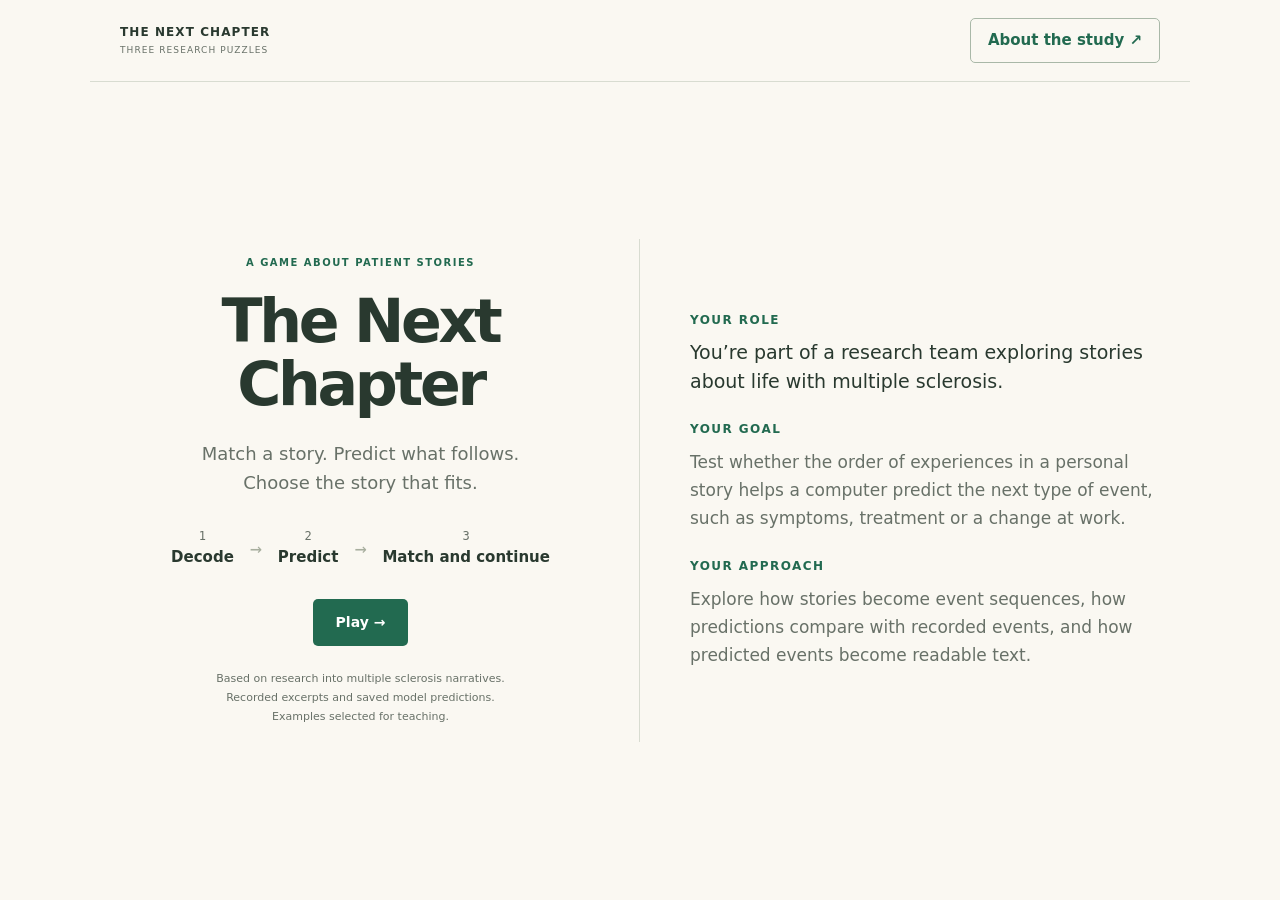
<file: index.html>
<!doctype html>
<html lang="en">
<head>
<meta charset="utf-8"><meta name="viewport" content="width=device-width,initial-scale=1">
<meta name="description" content="Three short puzzles about patient stories and prediction.">
<title>The Next Chapter: Three research puzzles</title><link rel="icon" type="image/svg+xml" href="duck-icon.svg?v=20261112-23">
<link rel="stylesheet" href="game.css?v=20261112-32">
</head>
<body>
<header><a class="wordmark" href="./">THE NEXT CHAPTER<span>THREE RESEARCH PUZZLES</span></a><a class="study-link" href="study.html" target="_blank" rel="noopener">About the study ↗</a></header>
<main>
<section id="title-screen" class="title-screen">
<div class="title-play">
<p class="overline">A game about patient stories</p><h1>The Next Chapter</h1>
<p class="intro-copy">Match a story. Predict what follows.<br>Choose the story that fits.</p>
<div class="title-stages" aria-hidden="true"><span>1 <b>Decode</b></span><i>→</i><span>2 <b>Predict</b></span><i>→</i><span>3 <b>Match and continue</b></span></div>
<button id="start" class="button bright">Play →</button>
<p class="demo-note">Based on research into multiple sclerosis narratives.<br>Recorded excerpts and saved model predictions.<br>Examples selected for teaching.</p>
</div>
<div class="how-to-play" aria-label="Your role"><h2 class="mission-label">Your role</h2><p class="mission-lead">You’re part of a research team exploring stories about life with multiple sclerosis.</p><h2 class="mission-label">Your goal</h2><p class="mission-copy">Test whether the order of experiences in a personal story helps a computer predict the next type of event, such as symptoms, treatment or a change at work.</p><h2 class="mission-label">Your approach</h2><p class="mission-copy">Explore how stories become event sequences, how predictions compare with recorded events, and how predicted events become readable text.</p></div>
</section>
<section id="play-screen" hidden aria-label="Three research puzzles">
<div class="hud"><div class="player-profile"><img src="duck.svg?v=20261112-6" alt="Your duck avatar" width="52" height="52"><div><span class="tiny">YOU</span><span id="player-badges" class="player-badges" aria-label="Task badges"></span></div></div><div><span class="tiny">COMPLETED</span><strong id="restored">0 / 3</strong></div><div><span class="tiny">POINTS</span><strong id="points">0</strong></div><button id="notebook-button" class="chip">Findings <span id="finding-count">0 / 3</span></button></div>
<div class="level-heading"><h2>Three puzzles. One story.</h2><p>Complete each task to unlock the next.</p></div>
<ol class="level-list">
<li><button id="level-0" class="level-button"><span class="level-number">1</span><span class="level-copy"><strong>Decode</strong><small>Connect sentences to their event categories.</small></span><span id="level-state-0" class="level-state">Play →</span></button></li>
<li><button id="level-1" class="level-button" disabled><span class="level-number">2</span><span class="level-copy"><strong>Predict</strong><small>Choose the next event and reveal the recorded answer.</small></span><span id="level-state-1" class="level-state">Locked</span></button></li>
<li><button id="level-2" class="level-button" disabled><span class="level-number">3</span><span class="level-copy"><strong>Match and continue</strong><small>Match text to the recorded events, then choose what follows.</small></span><span id="level-state-2" class="level-state">Locked</span></button></li>
</ol>
<button id="results-button" class="button bright" hidden>See your results →</button>
<p class="demo-note">Your progress stays here when you close a task.</p>
</section>
<section id="end-screen" class="end-screen" hidden><div class="results-card"><img class="end-player" src="duck.svg?v=20261112-6" alt="Your duck avatar" width="90" height="90"><div id="end-badges" class="player-badges end-badges" aria-label="Task badges"></div><p class="overline">Three tasks complete</p><h1>You’ve taken your first steps into the world of multiple sclerosis research.</h1><div class="result-score"><strong id="end-score">0</strong><span>points</span></div></div><h2 class="takeaways-title">What you discovered</h2><div id="end-findings" class="end-findings"></div><div class="end-actions"><button id="restart" class="button bright">Play again ↻</button><a class="button outline" href="study.html" target="_blank" rel="noopener">Discover the real research ↗</a></div></section>
</main>
<div id="modal" class="modal" hidden role="dialog" aria-modal="true" aria-labelledby="modal-title"><div id="task-panel" class="modal-window"><div class="modal-top" id="task-toolbar"><span id="modal-kicker" class="overline"></span><span class="task-total" role="status" aria-live="polite" aria-atomic="true"><img src="duck.svg?v=20261112-6" alt="Your duck avatar" width="40" height="40"><span class="task-player-info"><span>Total points <strong id="task-points">0</strong></span><span id="task-badges" class="player-badges" aria-label="Task badges"></span></span></span><button id="close-modal" class="close" aria-label="Back to tasks">×</button></div><nav id="task-progress" class="task-progress" aria-label="Task progression"></nav><h2 id="modal-title" tabindex="-1"></h2><div id="puzzle"></div><p id="puzzle-feedback" class="puzzle-feedback" role="status" aria-live="polite"></p><button id="puzzle-done" class="button bright" hidden>Back to tasks →</button></div></div>
<div id="reward-layer" aria-hidden="true"></div>
<noscript><p class="noscript">Enable JavaScript to play. <a href="study.html">Read about the research.</a></p></noscript>
<script src="study-examples.js?v=20261112-30"></script>
<script src="game.js?v=20261112-32"></script>
</body></html>
</file>
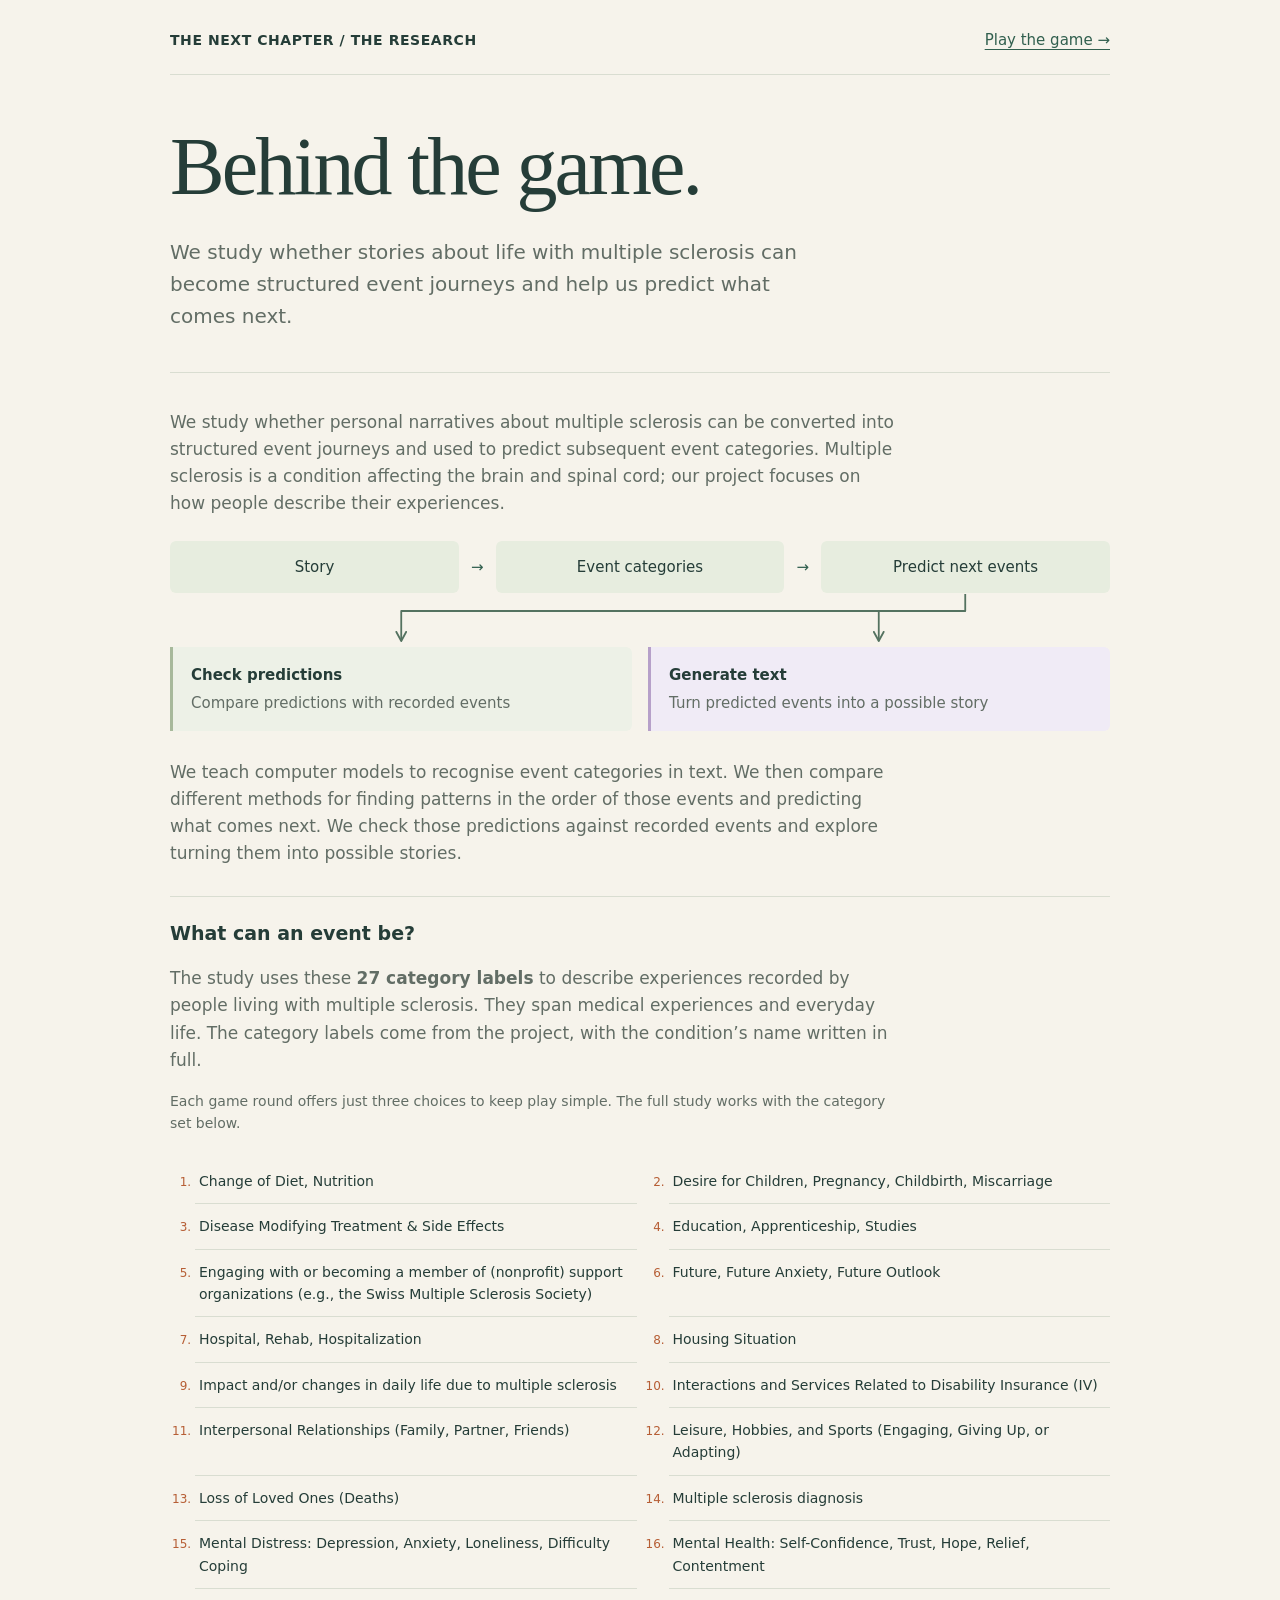
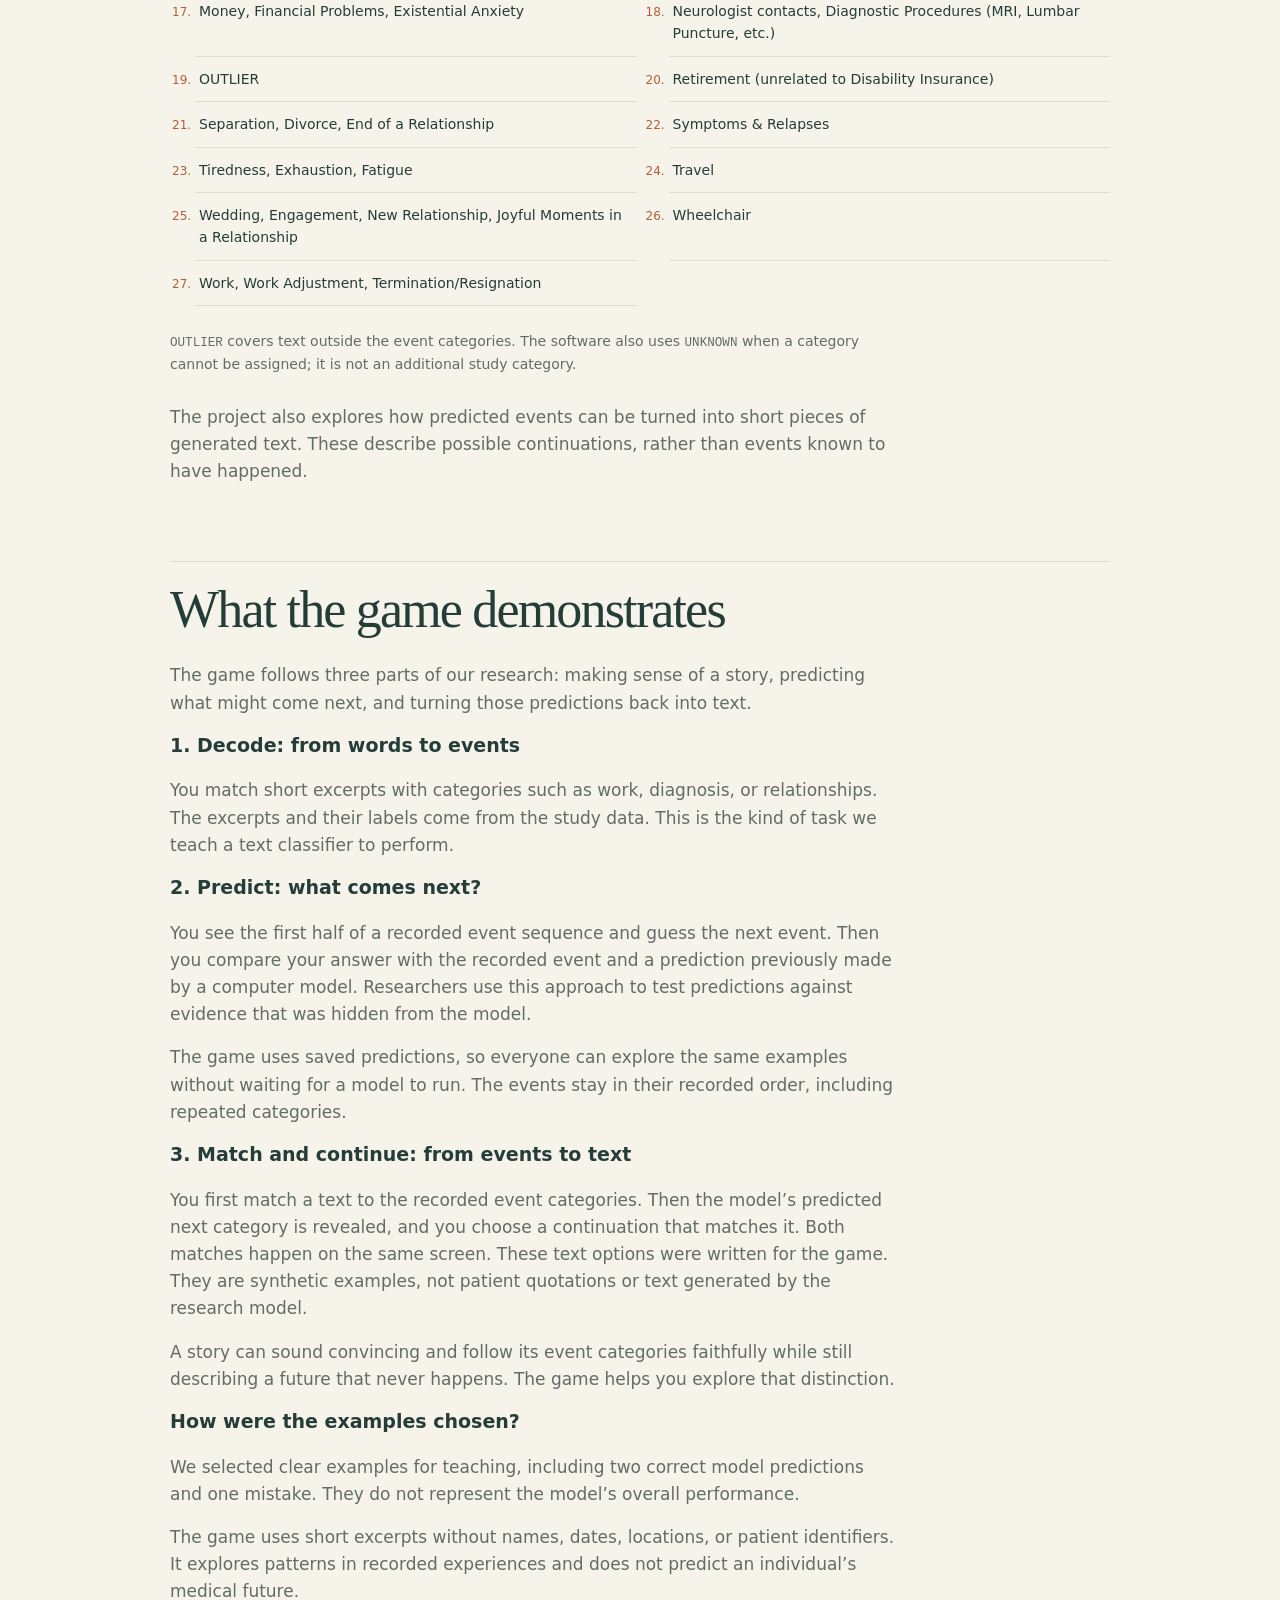
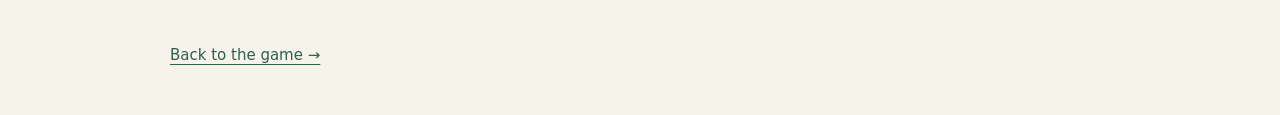
<file: study.html>
<!doctype html><html lang="en"><head><meta charset="utf-8"><meta name="viewport" content="width=device-width,initial-scale=1"><title>The research: The Next Chapter</title><link rel="icon" type="image/svg+xml" href="duck-icon.svg?v=20261112-23"><style>
:root{--paper:#f6f3eb;--ink:#253d38;--muted:#626d65;--line:#d9ddd1;--green:#315f4e;--light:#e7eddf;--orange:#b65e35;--white:#fffef9}*{box-sizing:border-box}body{margin:0;background:var(--paper);color:var(--ink);font:17px/1.6 system-ui,-apple-system,BlinkMacSystemFont,"Segoe UI",sans-serif}button{font:inherit;cursor:pointer}button:focus-visible,summary:focus-visible,a:focus-visible{outline:3px solid var(--orange);outline-offset:5px}button:disabled{cursor:default}header,main,footer{width:min(940px,calc(100% - 40px));margin:auto}header{padding:28px 0 22px;border-bottom:1px solid var(--line);display:flex;justify-content:space-between;gap:16px;align-items:center}.brand{font-weight:750;font-size:14px;letter-spacing:.04em}.badge{font-size:12px;border:1px solid #c8cfbf;border-radius:30px;padding:5px 12px;color:var(--muted)}main{padding:48px 0 30px}.eyebrow{text-transform:uppercase;letter-spacing:.15em;font-size:12px;font-weight:750;color:var(--orange);margin:0 0 16px}h1,h2,h3,p{margin-top:0}h1,h2{font-family:Georgia,"Times New Roman",serif;font-weight:400;line-height:1.08;letter-spacing:-.035em}h1{font-size:clamp(48px,8vw,82px);max-width:720px;margin-bottom:24px}h2{font-size:clamp(36px,5vw,52px);margin-bottom:24px}h3{font-size:19px;line-height:1.35}.lead{max-width:660px;font-size:20px;color:var(--muted)}.primary{display:inline-flex;align-items:center;justify-content:center;gap:25px;background:var(--green);color:white;border:0;border-radius:8px;padding:14px 23px;font-weight:650}.primary:hover{background:#244c3d}.secondary{background:transparent;border:1px solid #acb7a6;border-radius:8px;padding:10px 18px;color:var(--ink)}.small{font-size:14px;color:var(--muted)}.intro-actions{display:flex;align-items:center;gap:20px;margin:30px 0 42px}.journey{display:flex;gap:0;align-items:stretch;list-style:none;padding:0;margin:28px 0}.journey li{flex:1;position:relative;background:var(--light);border:1px solid #cbd6c2;padding:16px 12px;font-size:14px;line-height:1.4;text-align:center;display:flex;align-items:center;justify-content:center}.journey li:first-child{border-radius:9px 0 0 9px}.journey li:last-child{border-radius:0 9px 9px 0}.journey li+li{border-left:0}.journey .hidden-event{border:1px dashed #aab6a4;background:transparent;font-size:24px;color:var(--orange)}.note{border-left:3px solid #b8c9aa;padding:4px 0 4px 18px;font-size:15px;color:var(--muted);max-width:710px}.background{margin-top:40px;border-top:1px solid var(--line);padding:20px 0}summary{cursor:pointer;font-weight:650}.background p{margin:16px 0;color:var(--muted);max-width:730px}.pipeline{font-size:15px;margin:24px 0 28px}.pipeline-flow{display:grid;grid-template-columns:1fr auto 1fr auto 1fr;gap:12px;align-items:center}.pipeline-flow span{background:var(--light);padding:14px 12px;border-radius:6px;text-align:center}.pipeline-flow b{font-weight:400;color:var(--green)}.pipeline-connections{display:block;width:100%;height:54px;overflow:visible}.pipeline-branches{display:grid;grid-template-columns:1fr 1fr;gap:16px}.pipeline-branches>div{padding:16px 18px;border-left:3px solid #a7b99b;background:#edf1e7;border-radius:0 6px 6px 0}.pipeline-branches>div+div{border-color:#b6a0c9;background:#f0ebf6}.pipeline-branches strong{font-size:15px}.pipeline-branches p{margin:5px 0 0;line-height:1.5}@media(max-width:600px){.pipeline-flow{gap:6px;font-size:13px}.pipeline-flow span{padding:12px 6px}.pipeline-branches{gap:10px}.pipeline-branches>div{padding:12px}.pipeline-branches p{font-size:13px}}.topline{display:flex;gap:20px;justify-content:space-between;align-items:center;margin-bottom:30px}.progress{display:flex;gap:7px}.dot{width:30px;height:5px;border-radius:4px;background:#d8ddcf}.dot.active{background:var(--green)}.story{background:var(--white);border:1px solid var(--line);border-radius:12px;padding:26px 30px;margin:24px 0}.story blockquote{margin:12px 0 0;font-family:Georgia,serif;font-size:23px;line-height:1.5}.label{font-size:11px;text-transform:uppercase;font-weight:750;letter-spacing:.12em;color:var(--muted);margin:0 0 8px}.question{margin:28px 0 15px;font-size:20px}.choices{display:grid;grid-template-columns:repeat(3,1fr);gap:12px}.choice{text-align:left;background:var(--white);border:1px solid #c7cebf;border-radius:9px;color:var(--ink);padding:19px;min-height:100px;display:flex;align-items:center;gap:12px;line-height:1.4}.choice:hover:not(:disabled){border-color:var(--green);background:var(--light)}.choice .letter{font-size:12px;display:grid;place-items:center;flex-shrink:0;width:26px;height:26px;border:1px solid #cbd2c2;border-radius:50%}.choice.chosen{border:2px solid var(--green);background:var(--light);padding:18px}.choice:disabled{opacity:1}.reveal{margin-top:26px;background:var(--light);border-radius:12px;padding:26px}.comparison{display:grid;grid-template-columns:repeat(3,1fr);gap:22px;border-bottom:1px solid #c8d2bf;padding-bottom:20px;margin-bottom:20px}.comparison strong{font-size:18px;display:block;line-height:1.4}.reveal h3{font-family:Georgia,serif;font-size:26px;font-weight:400;margin-bottom:12px}.reveal p:last-child{margin-bottom:0}.next{margin-top:24px;display:flex;justify-content:flex-end}.takeaways{counter-reset:lesson;list-style:none;padding:0;margin:30px 0}.takeaways li{counter-increment:lesson;border-top:1px solid var(--line);padding:20px 0 20px 45px;position:relative}.takeaways li:before{content:"0" counter(lesson);position:absolute;left:0;color:var(--orange);font-size:13px;top:24px}.takeaways h3{margin-bottom:6px}.takeaways p{margin:0;color:var(--muted)}footer{border-top:1px solid var(--line);padding:20px 0 30px;font-size:12px;color:var(--muted);display:flex;gap:20px;justify-content:space-between}[hidden]{display:none!important}@media(max-width:600px){header{align-items:flex-start}.badge{max-width:160px;text-align:center}main{padding-top:32px}.choices{grid-template-columns:1fr}.choice{min-height:65px;padding:14px}.choice.chosen{padding:13px}.story{padding:20px}.story blockquote{font-size:21px}.comparison{grid-template-columns:1fr;gap:16px}.journey li{font-size:12px;padding:12px 5px}.intro-actions{flex-wrap:wrap}.reveal{padding:20px}footer{flex-direction:column;gap:5px}}@media(prefers-reduced-motion:no-preference){.reveal{animation:appear .3s ease-out}@keyframes appear{from{opacity:0;transform:translateY(6px)}to{opacity:1;transform:translateY(0)}}}

.category-link{color:var(--green);text-underline-offset:4px;font-size:15px}.category-guide{margin:28px 0;padding-top:24px;border-top:1px solid var(--line)}.category-list{display:grid;grid-template-columns:repeat(2,minmax(0,1fr));gap:0 32px;padding-left:25px;margin:24px 0}.category-list li{padding:11px 4px;border-bottom:1px solid var(--line);font-size:14px;overflow-wrap:anywhere}.category-list li::marker{color:var(--orange);font-size:12px}.journey li{min-width:0;overflow-wrap:anywhere}.choice,.comparison strong{overflow-wrap:anywhere}.choice span:last-child{min-width:0}code{font-size:.9em}@media(max-width:600px){.category-list{grid-template-columns:1fr}.journey{flex-direction:column}.journey li{padding:12px;font-size:14px}.journey li:first-child{border-radius:9px 9px 0 0}.journey li:last-child{border-radius:0 0 9px 9px}.journey li+li{border-left:1px solid #cbd6c2;border-top:0}}

.scoreboard{display:flex;gap:24px;flex-wrap:wrap;background:var(--light);padding:16px 22px;border-radius:10px;margin-bottom:26px}.scoreboard span{font-size:13px;color:var(--muted);flex:1;min-width:100px}.scoreboard strong{display:block;color:var(--ink);font-size:25px;font-variant-numeric:tabular-nums}.clue-box{margin:24px 0}.clue-box p{margin:10px 0}.clue-box #clue-text{padding:16px 20px;border-left:3px solid var(--orange);background:var(--white);font-family:Georgia,serif;font-size:21px}fieldset{margin:28px 0 20px;border:1px solid var(--line);border-radius:10px;padding:18px}legend{padding:0 8px;font-weight:650}.confidence-options{display:flex;gap:10px;flex-wrap:wrap}.confidence-button{flex:1;min-width:135px;border:1px solid #c7cebf;border-radius:8px;background:var(--white);color:var(--ink);padding:12px}.confidence-button small{display:block;font-size:12px;margin-top:5px}.confidence-button[aria-pressed="true"]{background:var(--green);color:white}.lock-row{display:flex;align-items:center;gap:18px;flex-wrap:wrap}.primary:disabled{opacity:.45}.round-review{margin:24px 0 35px}.round-review li{margin-bottom:12px}.points-change{font-weight:750;color:var(--green);font-size:20px}@media(max-width:600px){.scoreboard{gap:12px;padding:16px}.scoreboard span{min-width:75px}.confidence-options{flex-direction:column}}

.mission-map ol{display:grid;grid-template-columns:repeat(3,minmax(0,1fr));list-style:none;padding:0;gap:12px;margin:0 0 14px}.mission-map li{border:1px dashed #bdc8b3;border-radius:12px;padding:18px;opacity:.6;position:relative}.mission-map .current{opacity:1;background:var(--green);color:white;border-style:solid}.mission-map .complete{opacity:1;background:var(--light);border-style:solid}.mission-map strong,.mission-map small{display:block}.mission-map strong{font-size:20px;margin-top:8px}.mission-map small{font-size:12px}.mission-icon{font-size:12px;border:1px solid currentColor;border-radius:50%;display:inline-grid;place-items:center;width:30px;height:30px}.notebook{border:1px solid var(--line);border-radius:9px;padding:14px 18px;margin-bottom:32px;background:var(--white)}.notebook li{font-size:14px;padding:8px 0}.debug-cards{display:grid;gap:14px}.debug-card{text-align:left;padding:22px;border:1px solid var(--line);border-radius:12px;background:var(--white);color:var(--ink)}.debug-quote{display:block;font-family:Georgia,serif;font-size:23px;margin-bottom:12px}.debug-card:hover:not(:disabled){border-color:var(--green)}.debug-card.suspect{border:2px solid var(--orange)}.debug-comparison{grid-template-columns:repeat(2,minmax(0,1fr))}.miss{opacity:.5!important}#decode-feedback,#debug-feedback{min-height:30px;margin-top:20px;color:var(--green);font-weight:600}#decode,#debug{margin-top:25px}#repair-panel{margin-top:28px}.result-card{border:1px solid #b5c9a6}@media(max-width:600px){.mission-map ol{gap:6px}.mission-map li{padding:12px 8px}.mission-map strong{font-size:16px}.debug-comparison{grid-template-columns:1fr}}@media(prefers-reduced-motion:no-preference){.mission-map .current .mission-icon{animation:mission-pulse 2.5s ease-in-out 2}@keyframes mission-pulse{50%{box-shadow:0 0 0 6px #ffffff22}}}
</style></head><body><header><span class="brand">THE NEXT CHAPTER / THE RESEARCH</span><a href="./" target="_self" class="category-link">Play the game →</a></header><main><h1>Behind the game.</h1><p class="lead">We study whether stories about life with multiple sclerosis can become structured event journeys and help us predict what comes next.</p><section class="background"><p>We study whether personal narratives about multiple sclerosis can be converted into structured event journeys and used to predict subsequent event categories. Multiple sclerosis is a condition affecting the brain and spinal cord; our project focuses on how people describe their experiences.</p><div class="pipeline" role="group" aria-label="Research pipeline: a story becomes event categories, which are used to predict next events. Predictions are compared with recorded events and turned into a possible story."><div class="pipeline-flow"><span>Story</span><b aria-hidden="true">→</b><span>Event categories</span><b aria-hidden="true">→</b><span>Predict next events</span></div><svg class="pipeline-connections" viewBox="0 0 1000 54" preserveAspectRatio="none" aria-hidden="true"><defs><marker id="pipeline-arrow" viewBox="0 0 10 10" refX="8" refY="5" markerWidth="7" markerHeight="7" orient="auto"><path d="M1 1 8 5 1 9" fill="none" stroke="#547260" stroke-width="1.5" stroke-linecap="round" stroke-linejoin="round"/></marker></defs><g fill="none" stroke="#547260" stroke-width="1.8" stroke-linejoin="round" marker-end="url(#pipeline-arrow)"><path d="M846 1V18H246V48" vector-effect="non-scaling-stroke"/><path d="M846 18H754V48" vector-effect="non-scaling-stroke"/></g></svg><div class="pipeline-branches"><div><strong>Check predictions</strong><p>Compare predictions with recorded events</p></div><div><strong>Generate text</strong><p>Turn predicted events into a possible story</p></div></div></div><p>We teach computer models to recognise event categories in text. We then compare different methods for finding patterns in the order of those events and predicting what comes next. We check those predictions against recorded events and explore turning them into possible stories.</p><section class="category-guide" aria-labelledby="categories-title">
<h3 id="categories-title">What can an event be?</h3>
<p>The study uses these <strong>27 category labels</strong> to describe experiences recorded by people living with multiple sclerosis. They span medical experiences and everyday life. The category labels come from the project, with the condition’s name written in full.</p>
<p class="small">Each game round offers just three choices to keep play simple. The full study works with the category set below.</p>
<ol class="category-list">
<li>Change of Diet, Nutrition</li>
<li>Desire for Children, Pregnancy, Childbirth, Miscarriage</li>
<li>Disease Modifying Treatment &amp; Side Effects</li>
<li>Education, Apprenticeship, Studies</li>
<li>Engaging with or becoming a member of (nonprofit) support organizations (e.g., the Swiss Multiple Sclerosis Society)</li>
<li>Future, Future Anxiety, Future Outlook</li>
<li>Hospital, Rehab, Hospitalization</li>
<li>Housing Situation</li>
<li>Impact and/or changes in daily life due to multiple sclerosis</li>
<li>Interactions and Services Related to Disability Insurance (IV)</li>
<li>Interpersonal Relationships (Family, Partner, Friends)</li>
<li>Leisure, Hobbies, and Sports (Engaging, Giving Up, or Adapting)</li>
<li>Loss of Loved Ones (Deaths)</li>
<li>Multiple sclerosis diagnosis</li>
<li>Mental Distress: Depression, Anxiety, Loneliness, Difficulty Coping</li>
<li>Mental Health: Self-Confidence, Trust, Hope, Relief, Contentment</li>
<li>Money, Financial Problems, Existential Anxiety</li>
<li>Neurologist contacts, Diagnostic Procedures (MRI, Lumbar Puncture, etc.)</li>
<li>OUTLIER</li>
<li>Retirement (unrelated to Disability Insurance)</li>
<li>Separation, Divorce, End of a Relationship</li>
<li>Symptoms &amp; Relapses</li>
<li>Tiredness, Exhaustion, Fatigue</li>
<li>Travel</li>
<li>Wedding, Engagement, New Relationship, Joyful Moments in a Relationship</li>
<li>Wheelchair</li>
<li>Work, Work Adjustment, Termination/Resignation</li>
</ol>
<p class="small"><code>OUTLIER</code> covers text outside the event categories. The software also uses <code>UNKNOWN</code> when a category cannot be assigned; it is not an additional study category.</p>
</section>
<p>The project also explores how predicted events can be turned into short pieces of generated text. These describe possible continuations, rather than events known to have happened.</p></section><section class="background"><h2>What the game demonstrates</h2>
<p>The game follows three parts of our research: making sense of a story, predicting what might come next, and turning those predictions back into text.</p>
<h3>1. Decode: from words to events</h3>
<p>You match short excerpts with categories such as work, diagnosis, or relationships. The excerpts and their labels come from the study data. This is the kind of task we teach a text classifier to perform.</p>
<h3>2. Predict: what comes next?</h3>
<p>You see the first half of a recorded event sequence and guess the next event. Then you compare your answer with the recorded event and a prediction previously made by a computer model. Researchers use this approach to test predictions against evidence that was hidden from the model.</p>
<p>The game uses saved predictions, so everyone can explore the same examples without waiting for a model to run. The events stay in their recorded order, including repeated categories.</p>
<h3>3. Match and continue: from events to text</h3>
<p>You first match a text to the recorded event categories. Then the model’s predicted next category is revealed, and you choose a continuation that matches it. Both matches happen on the same screen. These text options were written for the game. They are synthetic examples, not patient quotations or text generated by the research model.</p>
<p>A story can sound convincing and follow its event categories faithfully while still describing a future that never happens. The game helps you explore that distinction.</p>
<h3>How were the examples chosen?</h3>
<p>We selected clear examples for teaching, including two correct model predictions and one mistake. They do not represent the model’s overall performance.</p>
<p>The game uses short excerpts without names, dates, locations, or patient identifiers. It explores patterns in recorded experiences and does not predict an individual’s medical future.</p>
</section><p><a class="category-link" href="./">Back to the game →</a></p></main></body></html>
</file>
<file: game.css>
:root{--bg:#faf8f2;--panel:#fffefb;--ink:#29392f;--muted:#687168;--mint:#226a50;--gold:#916013;--line:#d8dcd1}*{box-sizing:border-box}body{margin:0;background:var(--bg);color:var(--ink);font:16px/1.5 system-ui,-apple-system,BlinkMacSystemFont,"Segoe UI",sans-serif;min-height:100svh}button{font:inherit;cursor:pointer}a{color:inherit}button:focus-visible,a:focus-visible{outline:3px solid #b67a22;outline-offset:4px}button:disabled{cursor:default}header{max-width:1100px;padding:24px 30px;display:flex;align-items:center;justify-content:space-between;margin:auto;border-bottom:1px solid var(--line)}.wordmark{text-decoration:none;font-weight:800;font-size:12px;letter-spacing:.09em}.wordmark span{display:block;font-size:9px;font-weight:400;margin-top:3px;color:var(--muted)}.study-link{font-size:12px;color:var(--muted);text-underline-offset:4px}main{max-width:920px;margin:auto;padding:24px}.overline{font-size:10px;text-transform:uppercase;letter-spacing:.15em;color:var(--mint);font-weight:700}h1{font-size:clamp(42px,7vw,72px);font-weight:750;letter-spacing:-.055em;line-height:1.05;margin:15px 0 25px}h2{font-size:28px;font-weight:650;letter-spacing:-.025em;line-height:1.2;margin:12px 0 20px}p{margin:0 0 18px}.title-screen{max-width:650px;margin:55px auto;text-align:center}.intro-copy{font-size:22px;color:var(--muted);line-height:1.6}.title-stages{display:flex;align-items:center;justify-content:center;gap:22px;margin:40px 0;color:var(--muted);font:12px/1.5 ui-monospace,SFMono-Regular,monospace}.title-stages b{display:block;font:600 17px/1.6 system-ui,sans-serif;color:var(--ink)}.title-stages i{font-style:normal;font-size:20px;color:#a7ae9e}.button{display:inline-flex;align-items:center;justify-content:center;gap:18px;border:0;border-radius:5px;padding:13px 23px;font-size:14px;font-weight:700;min-height:46px;text-decoration:none}.bright{background:var(--mint);color:white}.bright:hover:not(:disabled){background:#19533d}.bright:disabled{opacity:.4}.outline{background:transparent;border:1px solid var(--line);color:var(--ink)}.fine{font-size:12px;color:var(--muted);margin:18px 0}.demo-note{font-size:11px;color:var(--muted);line-height:1.7;margin:24px 0}.hud{display:flex;align-items:center;gap:35px;border-bottom:1px solid var(--line);padding:12px 0 22px;margin-bottom:35px}.hud>div{display:flex;align-items:center;gap:12px}.tiny{font-size:9px;letter-spacing:.1em;color:var(--muted)}.hud strong{font-size:22px;font-variant-numeric:tabular-nums}.chip{margin-left:auto;background:transparent;border:1px solid var(--line);color:var(--ink);padding:8px 12px;border-radius:5px;font-size:12px}.chip span{color:var(--mint);margin-left:6px}.level-heading p{font-size:14px;color:var(--muted)}.level-list{list-style:none;padding:0;margin:30px 0}.level-list li{border-top:1px solid var(--line)}.level-list li:last-child{border-bottom:1px solid var(--line)}.level-button{width:100%;display:flex;align-items:center;gap:28px;padding:28px 12px;text-align:left;background:transparent;border:0;color:var(--ink)}.level-button:hover:not(:disabled){background:#edf1e7}.level-button:disabled{opacity:.45}.level-number{font:14px ui-monospace,SFMono-Regular,monospace;color:var(--muted)}.level-copy strong{font-size:25px;display:block;font-weight:600}.level-copy small{display:block;color:var(--muted);font-size:13px;margin-top:5px}.level-state{margin-left:auto;font-size:12px;white-space:nowrap;color:var(--mint)}.complete .level-number{color:var(--mint)}.modal{position:fixed;inset:0;z-index:10;background:#34453644;backdrop-filter:blur(3px);display:flex;align-items:center;justify-content:center;padding:24px}.modal-window{width:min(900px,100%);max-height:92svh;overflow:auto;background:var(--panel);border:1px solid #ccd2c4;border-radius:10px;padding:30px;box-shadow:0 20px 70px #273b2d20}.modal-top{display:flex;justify-content:space-between;align-items:center;gap:14px}.close{flex-shrink:0;min-width:40px;min-height:40px;border:1px solid var(--line);border-radius:50%;background:transparent;color:var(--muted);font-size:25px;touch-action:manipulation}.close:hover{background:#eef1e7;color:var(--ink)}.modal-window h2{font-size:34px;margin:5px 0 22px}.puzzle-instruction{font-size:14px;color:var(--muted);max-width:730px}.puzzle-grid{display:grid;grid-template-columns:1fr 1fr;gap:18px}.card-column{display:grid;gap:12px;align-content:start}.card{width:100%;text-align:left;min-height:75px;padding:16px;background:#f5f5ee;border:1px solid #cdd3c6;color:var(--ink);border-radius:6px;font-size:13px;line-height:1.5;overflow-wrap:anywhere}.card:hover:not(:disabled){border-color:var(--mint);background:#edf1e7}.card.selected{border:2px solid var(--mint);padding:15px;background:#eaf1e7}.card.matched{background:#f5f5ee}.card small{display:block;color:var(--muted);font-size:11px;margin-top:8px}.quote{display:block;font:20px/1.45 Georgia,serif;margin-bottom:8px}.slot{border-style:dashed}.match-headings{display:grid;grid-template-columns:1fr 1fr;gap:70px;margin:22px 0 10px;font-size:10px;color:var(--muted);letter-spacing:.05em}.match-grid{grid-template-columns:minmax(0,1fr) 70px minmax(0,1fr);gap:0}.match-grid .card-column{grid-template-rows:repeat(3,minmax(90px,1fr));gap:14px}.match-grid .card{height:100%;margin:0}.match-grid .quote{margin:0}.match-arrows{width:100%;height:100%;min-height:300px;align-self:stretch;overflow:visible;pointer-events:none}.match-grid .match-0{border-color:#1b7190;color:#1b7190}.match-grid .match-1{border-color:#a24669;color:#a24669}.match-grid .match-2{border-color:#8450aa;color:#8450aa}.puzzle-feedback{color:var(--mint);font-size:14px;min-height:24px;margin:20px 0}.trail{display:flex;gap:8px;flex-wrap:wrap;margin:15px 0}.trail span{border:1px solid var(--line);border-radius:4px;padding:5px 10px;font-size:11px;color:var(--muted)}.story-quote{font:24px/1.5 Georgia,serif;border-left:2px solid #b1bca8;padding:8px 0 8px 20px;margin:18px 0 24px}.routes{display:grid;grid-template-columns:repeat(3,minmax(0,1fr));gap:12px}.route-symbol{display:block;font-size:28px;color:var(--mint);margin-bottom:8px}.choices-caption{font-size:10px;color:var(--muted);margin:16px 0 8px}.puzzle-actions{display:flex;align-items:center;gap:16px;flex-wrap:wrap;margin-top:20px}.text-button{background:none;border:0;color:var(--gold);font-size:12px;padding:8px 0;text-decoration:underline;text-underline-offset:4px}.reveal-grid{display:grid;grid-template-columns:1fr 1fr;gap:12px}.reveal-grid>div{padding:16px;background:#f1f2e9;border-radius:6px;overflow-wrap:anywhere}.reveal-grid small{display:block;font-size:10px;color:var(--muted);text-transform:uppercase;margin-bottom:8px}.reveal-grid strong{font-size:13px}.finding{font-size:14px;color:var(--muted);padding:17px 0;border-bottom:1px solid var(--line)}.finding strong{display:block;color:var(--mint);margin-bottom:5px}.end-screen{text-align:center;margin:45px auto}.end-screen>p{color:var(--muted)}.end-findings{max-width:580px;margin:25px auto;text-align:left}.end-actions{display:flex;gap:15px;flex-wrap:wrap;justify-content:center}.noscript{text-align:center}[hidden]{display:none!important}@media(max-width:600px){header{padding:18px}.wordmark{font-size:10px}.study-link{font-size:11px}main{padding:18px}.title-screen{margin:40px auto}.title-screen h1{font-size:49px}.intro-copy{font-size:20px}.title-stages{gap:18px}.hud{gap:18px;margin-bottom:25px}.hud>div{display:block}.tiny{display:block;font-size:8px}.hud strong{font-size:20px}.chip{font-size:11px;padding:8px}.level-button{gap:16px;padding:24px 0}.level-copy strong{font-size:22px}.level-copy small{font-size:12px}.level-state{font-size:10px}.modal{padding:10px}.modal-window{padding:20px;max-height:95svh}.modal-window h2{font-size:28px}.match-grid{grid-template-columns:minmax(0,1fr) 30px minmax(0,1fr)}.match-headings{gap:30px;font-size:9px}.match-grid .card{font-size:11px;padding:10px}.match-grid .quote{font-size:16px}.match-grid .card-column{grid-template-rows:repeat(3,minmax(100px,1fr));gap:12px}.routes,.reveal-grid{grid-template-columns:1fr}.routes .card{min-height:55px}.route-symbol{display:inline;font-size:18px;margin-right:10px}.card{min-height:55px;padding:12px}.story-quote{font-size:21px}.title-stages b{font-size:16px}}@media(prefers-reduced-motion:reduce){*{scroll-behavior:auto!important}}

/* Matched pairs align by row, with short connectors instead of crossing curves. */
.match-links{display:grid;grid-template-rows:repeat(3,minmax(90px,1fr));gap:14px;align-self:stretch}.match-link{display:flex;align-items:center;padding:0 9px;color:transparent}.connection-line{display:block;width:100%;height:1.5px;background:currentColor;position:relative}.connection-line:after{content:"";position:absolute;right:0;top:-3px;width:6px;height:6px;border-top:1.5px solid currentColor;border-right:1.5px solid currentColor;transform:rotate(45deg)}.match-links .connected.match-0{color:#1b7190}.match-links .connected.match-1{color:#a24669}.match-links .connected.match-2{color:#8450aa}
/* Let the viewport scroll only when content genuinely exceeds it. */
.modal{display:flex;align-items:safe center;overflow-y:auto;padding:20px}.modal-window{width:min(1080px,100%);max-height:none;overflow:visible;margin:auto;padding:24px 30px}.modal-window h2{font-size:30px;margin:4px 0 16px}.modal-top{min-height:40px}.puzzle-instruction{margin-bottom:14px}.puzzle-feedback:empty{display:none}.puzzle-feedback{min-height:0;margin:16px 0}.puzzle-actions{margin-top:16px}.story-quote{font-size:22px;margin:14px 0 18px;padding:6px 0 6px 16px}.history-heading{font-size:11px;letter-spacing:.06em;color:var(--muted);margin:16px 0 8px}.observed-events{margin:0 0 14px;gap:8px}.observed-events span{font-size:15px;line-height:1.4;padding:9px 12px;color:var(--ink);background:#f0f2e9;border:1px solid #ccd3c3}.observed-events .unknown-event{background:transparent;border-style:dashed;color:var(--muted)}.routes .card{font-size:16px;min-height:84px;padding:16px}.routes .card.selected{padding:15px}.choices-caption{margin:16px 0 8px}.match-grid .card{font-size:15px}.match-grid .quote{font-size:21px}.close{position:relative}
@media(max-width:600px){.modal{padding:10px}.modal-window{padding:18px;width:100%;max-height:none}.modal-window h2{font-size:26px}.match-grid .card{font-size:12px;padding:10px}.match-grid .quote{font-size:16px}.match-links{grid-template-rows:repeat(3,minmax(100px,1fr));gap:12px}.match-link{padding:0 5px}.routes .card{font-size:15px;min-height:60px;padding:12px}.routes .card.selected{padding:11px}.observed-events span{font-size:14px}.story-quote{font-size:20px}}

.modal-top{position:sticky;top:-24px;background:var(--panel);z-index:2;padding:8px 0;border-bottom:1px solid var(--line);margin-bottom:14px}.modal-top .overline{margin-right:auto}.task-total{display:inline-flex;align-items:center;gap:9px;font-size:12px;color:var(--muted);white-space:nowrap;padding:6px 12px;background:#eef2e7;border-radius:5px}.task-total strong{font-size:22px;font-variant-numeric:tabular-nums;color:var(--ink)}@media(max-width:600px){.modal-top{top:-18px;gap:10px}.task-total{font-size:11px;padding:5px 9px;gap:6px}.task-total strong{font-size:20px}.modal-top .overline{font-size:9px}}

.card,.card *{-webkit-user-select:text;user-select:text}.card[aria-disabled="true"]{cursor:text}.card[aria-disabled="true"]:hover{background:#f5f5ee}.match-grid .match-1{border-color:#a24669;color:#a24669}.match-links .connected.match-1{color:#a24669}

.classifier-invite{display:flex;align-items:center;gap:28px;margin-top:24px;padding:20px 0;border-top:1px solid var(--line);border-bottom:1px solid var(--line)}.classifier-invite-copy{flex:1;min-width:0}.classifier-invite .overline{font-size:9px;margin:0 0 7px}.classifier-invite h3{font-size:18px;font-weight:600;line-height:1.35;margin:0 0 8px}.classifier-invite p:not(.overline){font-size:13px;color:var(--muted);margin:0}.classifier-invite-actions{max-width:245px}.classifier-invite-actions .button{font-size:12px;white-space:nowrap}.classifier-invite-actions small{display:block;font-size:10px;color:var(--muted);margin-top:9px;line-height:1.5}@media(max-width:600px){.classifier-invite{flex-direction:column;align-items:flex-start;gap:15px;padding:18px 0}.classifier-invite-actions{max-width:none}.classifier-invite h3{font-size:17px}}

.source-caption{font-size:12px;color:var(--muted);margin:12px 0 20px;line-height:1.6}.recorded-event{font-size:24px;line-height:1.35;margin:8px 0 22px;font-weight:600}.selection-note{font-size:13px;line-height:1.7;color:var(--muted);padding:16px;background:#eef2e7;border-radius:5px;margin-bottom:14px}@media(max-width:600px){.recorded-event{font-size:21px}}

.continuation-events{display:flex;gap:30px;flex-wrap:wrap;margin:10px 0 22px;padding-left:23px}.continuation-events li{font-size:15px;flex:1;min-width:160px;padding:8px 8px 8px 2px}.continuation-events li::marker{color:var(--mint);font-weight:700}.synthetic-label{font-size:11px;color:var(--muted);padding:12px 0;border-top:1px solid var(--line);line-height:1.6}.story-options{display:grid;gap:12px}.story-option{display:grid;grid-template-columns:24px 1fr;gap:12px;align-items:start;padding:18px;font-size:17px;line-height:1.6}.option-letter{font-size:12px;font-weight:700;color:var(--mint);padding-top:4px}.story-option .option-reason{grid-column:2;font-size:12px;margin-top:0}.story-option.wrong{border-color:#b27c77;background:#faf0ed}.story-option.matched{border-color:var(--mint);background:#edf4e8}@media(max-width:600px){.continuation-events{display:block}.continuation-events li{padding:6px}.story-option{font-size:16px;padding:14px;gap:8px;grid-template-columns:20px 1fr}}

.player-profile{gap:10px!important}.player-profile img,.task-total img,.end-player{flex-shrink:0}.player-profile>div{display:flex;flex-direction:column;gap:5px}.player-badges{display:flex;align-items:center;gap:5px}.player-badge{display:inline-flex;align-items:center;justify-content:center;width:19px;height:19px;font-size:10px;font-weight:700;line-height:1;border:1px dashed #b8c0af;border-radius:50%;color:#818a7a;background:transparent}.player-badge.earned{color:white;background:var(--mint);border:1px solid var(--mint)}.task-total{gap:8px;padding:5px 10px}.task-player-info{display:flex;flex-direction:column;gap:3px}.task-player-info>span:first-child{display:flex;align-items:center;gap:8px}.task-total .player-badge{width:13px;height:13px;font-size:8px}.task-total .player-badges{gap:4px}.end-player{display:block;margin:0 auto 10px}.end-badges{justify-content:center;margin-bottom:20px}.end-badges .player-badge{width:25px;height:25px;font-size:13px}@media(max-width:600px){.hud{gap:14px;flex-wrap:wrap}.player-profile img{width:42px;height:42px}.player-profile .tiny{display:none}.player-profile{gap:5px!important}.player-profile>div{gap:0}.player-profile .player-badge{width:14px;height:14px;font-size:8px}.task-total img{width:34px;height:34px}.task-total{padding:5px 7px;gap:6px}.task-player-info>span:first-child{gap:5px}}

.close{display:inline-flex;align-items:center;justify-content:center;width:40px;height:40px;padding:0;line-height:1;font-family:Arial,sans-serif;}

.task-progress{margin:8px 0 20px}.task-progress ol{display:flex;align-items:center;list-style:none;padding:0;margin:0;gap:14px}.task-progress li{display:flex;align-items:center;gap:7px;color:var(--muted);font-size:12px;flex:1;position:relative}.task-progress li:not(:last-child):after{content:"";height:1px;background:var(--line);flex:1;margin-left:6px}.track-dot{display:inline-flex;width:24px;height:24px;align-items:center;justify-content:center;border:1px solid var(--line);border-radius:50%;font-size:11px;flex-shrink:0}.track-active{font-weight:700;color:var(--mint)!important}.track-active .track-dot{background:#eaf1e7;border-color:var(--mint)}.track-complete .track-dot{background:var(--mint);color:white;border-color:var(--mint)}.connection-line{transform-origin:left center}.score-flight{position:fixed;z-index:30;pointer-events:none;color:var(--mint);font-size:27px;font-weight:800;text-shadow:0 1px 6px var(--panel);transform:translate(-50%,-50%)}.score-flight.negative{color:#a24669}#reward-layer{position:fixed;inset:0;pointer-events:none;z-index:30}.results-card{max-width:560px;margin:0 auto 25px;border:1px solid #cbd8c2;border-radius:14px;background:#fffefb;padding:30px}.result-score{display:flex;align-items:baseline;justify-content:center;gap:10px;margin:10px 0 15px}.result-score strong{font-size:68px;line-height:1;font-variant-numeric:tabular-nums;color:var(--mint);letter-spacing:-.06em}.result-score>span{color:var(--muted);font-size:14px}.results-card h1{font-size:46px;margin:18px 0}.results-card .end-player{width:96px;height:96px}@media(max-width:600px){.task-progress ol{gap:8px}.task-progress li{font-size:10px;gap:5px}.task-progress li:not(:last-child):after{margin-left:0}.track-dot{width:21px;height:21px;font-size:10px}.results-card{padding:24px 18px}.results-card h1{font-size:38px}.task-progress{margin:8px 0 15px}}@media(prefers-reduced-motion:reduce){*,*:before,*:after{animation:none!important;transition:none!important}}

.prediction-comparison{grid-template-columns:repeat(3,minmax(0,1fr));margin-bottom:18px}.prediction-comparison>div{min-width:0}.prediction-comparison small{line-height:1.5}.prediction-comparison strong{font-size:15px;line-height:1.5}@media(max-width:650px){.prediction-comparison{grid-template-columns:1fr}}

/* Colors distinguish the source, regardless of whether a prediction matches. */
.prediction-comparison>div{border:1px solid transparent}.prediction-comparison>div:nth-child(1){background:#eaf2fb;border-color:#c2d6eb}.prediction-comparison>div:nth-child(1) small{color:#355d81}.prediction-comparison>div:nth-child(2){background:#eaf3e7;border-color:#c5d8bd}.prediction-comparison>div:nth-child(2) small{color:#3e6541}.prediction-comparison>div:nth-child(3){background:#f1ecf8;border-color:#d7c9e8}.prediction-comparison>div:nth-child(3) small{color:#70518a}

.prediction-outcome{font-size:16px;color:var(--muted);margin:0 0 20px;}

.task-progress .example-track{margin-top:14px;padding:12px 14px;background:#f0f3ea;border-radius:6px;gap:20px}.task-progress .example-step{font-size:11px;font-weight:400;color:var(--muted);gap:8px}.task-progress .example-step:not(:last-child):after{background:#ccd5c4}.example-dot{display:inline-flex;align-items:center;justify-content:center;width:21px;height:21px;border-radius:50%;border:1px solid #c5cebd;flex-shrink:0;font-size:10px}.example-label small{display:block;font-size:10px;margin-top:2px;color:var(--muted);font-weight:400}.task-progress .example-current{font-weight:700;color:var(--mint)}.example-current .example-dot{border-color:var(--mint);background:white;box-shadow:0 0 0 2px #226a5015}.example-complete .example-dot{background:var(--mint);color:white;border-color:var(--mint)}@media(max-width:600px){.task-progress .example-track{padding:10px;gap:10px}.task-progress .example-step{font-size:10px;gap:5px}.example-label small{font-size:9px}.example-dot{width:18px;height:18px;font-size:9px}}

/* Keep prediction examples inside the Predict stage, not across all three tasks. */
.task-progress>ol{display:grid;grid-template-columns:repeat(3,minmax(0,1fr));gap:18px;align-items:start}.task-progress>ol>li{display:block;min-width:0}.task-progress>ol>li:after{display:none}.task-track-main{display:flex;align-items:center;gap:8px;min-height:24px}.task-progress>ol>li:not(:last-child)>.task-track-main:after{content:"";height:1px;flex:1;background:var(--line);margin-left:6px}.task-progress .example-track{display:flex;flex-direction:column;align-items:stretch;gap:12px;margin:12px 0 0 11px;padding:4px 0 4px 18px;border-left:2px solid #d0dac7;border-radius:0;background:transparent}.task-progress .example-step{flex:none;align-items:center;gap:8px}.task-progress .example-step:after{display:none}.example-label{line-height:1.3}.example-label small{margin-top:1px}@media(max-width:600px){.task-progress>ol{gap:10px}.task-track-main{gap:5px;font-size:10px}.task-progress .example-track{margin-left:10px;padding-left:10px;gap:10px}.task-progress .example-step{gap:5px}.example-label{font-size:10px}}

/* Use one typeface and distinguish category cards from story fragments. */
.match-grid .card{font-size:16px;line-height:1.5;font-weight:400}
.match-grid .card .quote{font-family:inherit;font-size:inherit;line-height:inherit;font-weight:inherit}
.match-grid>.card-column:first-child .card:not(.matched){background:#eaf2fb;border-color:#bbd1e7}
.match-grid>.card-column:last-child .card:not(.matched){background:#fff1e5;border-color:#e7cbb2}
.match-grid>.card-column .card.selected{background:#dcebe2;border-color:var(--mint)}
.match-grid .card.matched.match-0{background:#e8f3f8;border-color:#1b7190}
.match-grid .card.matched.match-1{background:#f9eaf0;border-color:#a24669}
.match-grid .card.matched.match-2{background:#f1ebf8;border-color:#8450aa}
@media(max-width:600px){.match-grid .card{font-size:14px}.match-grid .card .quote{font-size:inherit}}

/* Carry the category/text distinction through prediction and continuation tasks. */
.observed-events span:not(.unknown-event),.continuation-events li{background:#eaf2fb;border:1px solid #bbd1e7;color:var(--ink);font:400 16px/1.5 system-ui,-apple-system,BlinkMacSystemFont,"Segoe UI",sans-serif}
.continuation-events{padding-left:0;gap:12px;list-style-position:inside}
.continuation-events li{border-radius:6px;padding:12px 14px;min-width:160px}
.routes .card,.story-option{background:#fff1e5;border-color:#e7cbb2;font-family:inherit;font-size:16px;font-weight:400;line-height:1.5}
.routes .card.selected{background:#dcebe2;border-color:var(--mint)}
.routes .card:hover:not([aria-disabled="true"]),.story-option:hover:not([aria-disabled="true"]){background:#fce5d2;border-color:#c69b79}
.story-option.matched,.story-option.matched:hover{background:#edf4e8;border-color:var(--mint)}
.story-option.wrong,.story-option.wrong:hover{background:#fae9e8;border-color:#b27c77}
@media(max-width:600px){.observed-events span:not(.unknown-event),.continuation-events li,.routes .card,.story-option{font-size:14px}.continuation-events li{margin-bottom:8px;padding:10px 12px}}

/* Selection is neutral; scored answers explicitly show both outcomes. */
.routes .card.selected{background:#deebf9;border-color:#3b6f9d}
.prediction-comparison>div.answer-correct{background:#e7f3e5;border-color:#51885c}
.prediction-comparison>div.answer-incorrect{background:#fce7e7;border-color:#b54f59}
.result-status{display:block;margin-top:12px;font-size:13px;font-weight:700}.status-correct{color:#22603a}.status-incorrect,.puzzle-feedback.feedback-negative{color:#a33343}
.story-option.wrong,.story-option.wrong:hover{background:#fce7e7;border:2px solid #b54f59;padding:17px}
@media(max-width:600px){.story-option.wrong,.story-option.wrong:hover{padding:13px}}

.takeaways-title{max-width:580px;margin:32px auto 12px;text-align:left;font-size:26px;line-height:1.2}

.results-card h1{color:#71518b}

/* Opening screen: instructions on the left, title and play on the right. */
main:has(>.title-screen:not([hidden])){max-width:1100px}
.title-screen{max-width:none;display:grid;grid-template-columns:minmax(0,1fr) minmax(0,1fr);align-items:center;margin:42px auto 32px;text-align:left}
.how-to-play{padding:24px 50px 24px 10px}
.how-to-play h2{font-size:32px;margin:0 0 32px}
.play-guide{list-style:none;margin:0;padding:0;display:grid;gap:28px}
.play-guide li{display:flex;gap:18px;align-items:flex-start}
.guide-number{font-size:16px;font-weight:700;line-height:30px;color:var(--mint);flex:0 0 20px}
.play-guide h3{font-size:20px;line-height:1.5;margin:0 0 3px;font-weight:650}
.play-guide p{font-size:15px;line-height:1.6;color:var(--muted);margin:0;max-width:340px}
.guide-points{font-size:13px;color:var(--muted);margin:28px 0 0 38px}
.title-play{border-left:1px solid var(--line);padding:24px 10px 24px 42px;text-align:center}
.title-play h1{font-size:clamp(42px,4.7vw,62px);margin:20px 0 24px}
.title-play .intro-copy{font-size:18px;line-height:1.6}
.title-play .title-stages{gap:16px;margin:30px 0}
.title-play .title-stages b{font-size:15px}
.title-play .demo-note{margin-bottom:0}
@media(max-width:760px){.title-screen{grid-template-columns:1fr;margin:20px auto 30px;gap:28px}.how-to-play{padding:14px 6px}.how-to-play h2{font-size:27px;margin-bottom:22px}.play-guide{gap:20px}.play-guide p{max-width:none}.title-play{border-left:0;border-top:1px solid var(--line);padding:30px 6px 10px}.title-play h1{font-size:48px}.title-play .title-stages{gap:18px}.title-play .intro-copy{font-size:18px}}

.how-to-play>.overline{margin:0 0 14px}.how-to-play .mission-lead{font-size:20px;line-height:1.5;margin:0 0 22px}.how-to-play .mission-copy{font-size:16px;line-height:1.65;color:var(--muted);margin:0 0 18px}.how-to-play .mission-copy:last-child{margin-bottom:0}

.how-to-play h2.mission-label{font-size:12px;line-height:1.4;letter-spacing:.12em;text-transform:uppercase;color:var(--mint);margin:26px 0 10px}.how-to-play h2.mission-label:first-child{margin-top:0}.how-to-play .mission-lead{font-size:18px;margin-bottom:0}.how-to-play .mission-copy{margin-bottom:0}

.title-play{border-left:0;border-right:1px solid var(--line);padding:24px 42px 24px 10px}.how-to-play{padding:24px 10px 24px 50px}@media(max-width:760px){.title-play{border-right:0;border-top:0;border-bottom:1px solid var(--line);padding:14px 6px 30px}.how-to-play{padding:14px 6px}}

/* Modest spacing reduction and a clearer study-page link. */
header{padding-top:18px;padding-bottom:18px}
.study-link{display:inline-flex;align-items:center;justify-content:center;min-height:44px;padding:10px 17px;border:1px solid #a9b8a8;border-radius:5px;font-size:15px;font-weight:600;color:var(--mint);text-decoration:none}
.study-link:hover{background:#edf1e7;border-color:var(--mint)}
.title-screen{margin:22px auto 20px}
.title-play{padding-top:16px;padding-bottom:16px}
.how-to-play{padding-top:16px;padding-bottom:16px}
@media(max-width:760px){header{padding:16px 18px}.study-link{font-size:13px;padding:9px 12px}.title-screen{margin-top:10px;gap:20px}.title-play{padding-top:8px;padding-bottom:24px}.how-to-play{padding-top:10px;padding-bottom:10px}}

@media(min-width:761px){.title-screen{margin:0 auto;min-height:calc(100svh - 130px)}.how-to-play .mission-copy{font-size:17px}.how-to-play .mission-lead{font-size:19px}}

/* Task 3 connects recorded categories to text, then a prediction to a continuation. */
.modal-window.story-panel{width:min(1320px,100%)}
.story-event-trail{display:grid;grid-template-columns:repeat(3,minmax(0,1fr)) minmax(150px,.8fr);gap:10px;list-style:none;padding:0;margin:0 0 24px}
.story-event-trail li{background:#eaf2fb;border:1px solid #bbd1e7;border-radius:5px;padding:12px 14px;font-size:14px;line-height:1.5;overflow-wrap:anywhere}
.story-event-trail .next-chapter-marker{background:#f0ebf6;border:1px dashed #b6a0c9;color:#71518b}
.next-chapter-marker strong{font-size:14px}.next-chapter-marker small{display:block;font-size:11px;margin-top:4px}
.story-workspace{display:grid;grid-template-columns:minmax(0,1fr) 230px minmax(0,1fr);gap:24px;align-items:start}
.story-workspace h3{font-size:20px;line-height:1.3;margin:0 0 8px;letter-spacing:-.02em}
.story-step{font-size:10px;letter-spacing:.1em;font-weight:750;color:var(--mint);margin:0 0 7px}
.story-column-hint{font-size:13px;line-height:1.5;color:var(--muted);margin:0 0 16px;min-height:39px}
.story-prediction-column{border-left:1px solid var(--line);border-right:1px solid var(--line);padding:0 18px;align-self:stretch}
.story-next-category{padding:18px 14px;background:#f3f1f6;border:1px dashed #c8b8d8;border-radius:6px}
.story-next-category.revealed{background:#f0ebf6;border-style:solid}
.story-next-category small{display:block;font-size:10px;color:#71518b;letter-spacing:.05em}
.story-next-category strong{display:block;font-size:17px;line-height:1.5;overflow-wrap:anywhere;margin-top:12px}
.story-forward-arrow{text-align:center;font-size:28px;color:#8e799f;margin:12px 0}
.story-model-label{text-align:center;color:var(--muted);font-size:11px;line-height:1.4}
.story-workspace .story-options{gap:10px}
.story-workspace .story-option{font-size:14px;line-height:1.5;padding:14px;gap:9px;grid-template-columns:17px minmax(0,1fr)}
.story-workspace .story-option.wrong{padding:13px}
.story-workspace .story-option:disabled{opacity:.5}
.story-workspace .story-option:disabled:hover{background:#fff1e5;border-color:#e7cbb2}
.story-workspace .option-letter{padding-top:2px}
.story-workspace .option-reason{font-size:12px;line-height:1.5}
.story-text-note{font-size:11px;line-height:1.5;color:var(--muted);margin:20px 0 0}
@media(max-width:1000px){.story-workspace{grid-template-columns:minmax(0,1fr) 190px minmax(0,1fr);gap:16px}.story-prediction-column{padding:0 12px}.story-workspace h3{font-size:18px}}
@media(max-width:800px){.story-workspace{grid-template-columns:1fr;gap:26px}.story-prediction-column{padding:20px 0 0;border:0;border-top:1px solid var(--line)}.story-event-trail{grid-template-columns:1fr 1fr}.story-column-hint{min-height:0}.story-next-category{padding:14px}.story-next-category strong{margin-top:6px}.story-forward-arrow{transform:rotate(90deg);margin:4px 0}.story-model-label{margin-bottom:0}.story-workspace .story-option{font-size:15px}}
@media(max-width:420px){.story-event-trail{grid-template-columns:1fr}.story-event-trail li{font-size:14px;padding:9px 12px}}

/* Full-width matching choices on phones; desktop retains paired columns. */
.mobile-match-heading{display:none}
@media(max-width:600px){
 .match-headings{display:none}
 .match-grid{display:block}
 .match-grid .match-links{display:none}
 .match-grid .card-column{display:flex;flex-direction:column;gap:10px}
 .match-grid .card-column+.card-column,.match-grid .match-links+.card-column{margin-top:26px}
 .match-grid .mobile-match-heading{display:block;font-size:11px;font-weight:600;letter-spacing:.06em;text-transform:uppercase;color:var(--muted);margin:20px 0 2px;line-height:1.4}
 .match-grid .card{width:100%;height:auto;min-height:58px;padding:14px;font-size:15px;line-height:1.55;overflow-wrap:break-word}
 .match-grid .card.selected{padding:13px}
 .match-grid .quote{font-size:15px;line-height:1.55}
}
</file>
